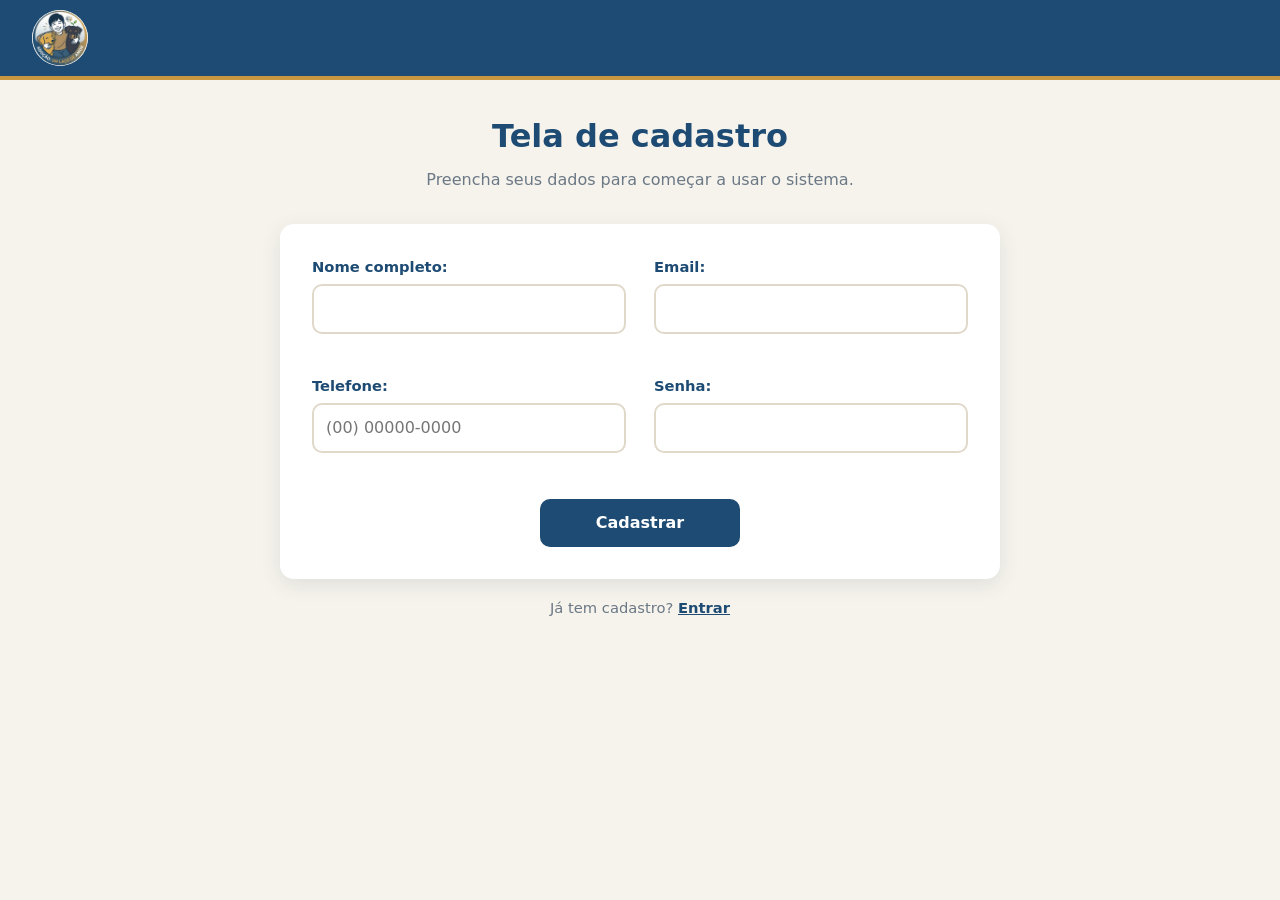
<file: src/main/resources/static/cadastro.html>
<!DOCTYPE html>
<html lang="pt-BR">
<head>
  <meta charset="UTF-8">
  <meta name="viewport" content="width=device-width, initial-scale=1">
  <title>Cadastro · Sistema de Adoção</title>
  <link rel="icon" href="img/logo.png">
  <link rel="stylesheet" href="css/global.css">
  <link rel="stylesheet" href="css/forms.css">
</head>
<body class="pagina-cadastro">
  <header class="cabecalho">
    <img class="logo" src="img/logo.png" alt="Logo Adoção: um laço de amor">
  </header>

  <main>
    <h1 id="titulo">Tela de cadastro</h1>
    <p class="subtitulo">Preencha seus dados para começar a usar o sistema.</p>

    <form class="form-caixa largo" id="form-cadastro" novalidate>
      <div class="grade">
        <div class="campo">
          <label for="nome">Nome completo:</label>
          <input id="nome" name="nome" autocomplete="name">
          <span class="msg-erro"></span>
        </div>

        <div class="campo">
          <label for="email">Email:</label>
          <input id="email" name="email" type="email" autocomplete="email">
          <span class="msg-erro"></span>
        </div>

        <div class="campo">
          <label for="telefone">Telefone:</label>
          <input id="telefone" name="telefone" type="tel" placeholder="(00) 00000-0000" autocomplete="tel">
          <span class="msg-erro"></span>
        </div>

        <div class="campo">
          <label for="senha">Senha:</label>
          <input id="senha" name="senha" type="password" autocomplete="new-password">
          <span class="msg-erro"></span>
        </div>
      </div>

      <div class="acao-form">
        <button class="btn btn-primario" type="submit">Cadastrar</button>
      </div>
    </form>

    <form class="form-caixa estreito form-coluna oculto" id="form-login" novalidate>
      <div class="campo">
        <label for="login-email">Email:</label>
        <input id="login-email" name="email" type="email" autocomplete="email">
        <span class="msg-erro"></span>
      </div>

      <div class="campo">
        <label for="login-senha">Senha:</label>
        <input id="login-senha" name="senha" type="password" autocomplete="current-password">
        <span class="msg-erro"></span>
      </div>

      <div class="acao-form">
        <button class="btn btn-primario" type="submit">Entrar</button>
      </div>
    </form>

    <p class="troca" id="troca-cadastro">
      Já tem cadastro? <button type="button" id="ir-login">Entrar</button>
    </p>

    <p class="troca oculto" id="troca-login">
      Ainda não tem cadastro? <button type="button" id="ir-cadastro">Cadastrar</button>
    </p>
  </main>

  <script src="js/storage.js"></script>
  <script src="js/ui.js"></script>
  <script src="js/cadastro.js"></script>
</body>
</html>
</file>
<file: src/main/resources/static/css/global.css>
:root {
  --azul: #1d4b73;
  --azul-escuro: #143653;
  --dourado: #c8963e;
  --dourado-claro: #f3e3c0;
  --fundo: #f6f3ec;
  --card: #ffffff;
  --texto: #22303c;
  --suave: #6b7885;
  --borda: #e0d9c9;
  --erro: #b3342f;
  --ok: #2f7d4f;
  --raio: 14px;
  --sombra: 0 6px 20px rgba(20, 54, 83, 0.1);
}

* {
  box-sizing: border-box;
}

html,
body {
  margin: 0;
}

body {
  font-family: "Trebuchet MS", "Segoe UI", system-ui, sans-serif;
  background: var(--fundo);
  color: var(--texto);
  min-height: 100vh;
  display: flex;
  flex-direction: column;
  line-height: 1.5;
}

.cabecalho {
  display: flex;
  align-items: center;
  gap: 16px;
  padding: 10px 32px;
  background: var(--azul);
  border-bottom: 4px solid var(--dourado);
}

.cabecalho .logo {
  width: 56px;
  height: 56px;
  border-radius: 50%;
  background: #fff;
  display: block;
}

.cabecalho .espaco {
  flex: 1;
}

.btn {
  font: inherit;
  font-weight: 700;
  cursor: pointer;
  border-radius: 10px;
  padding: 10px 20px;
  border: 2px solid transparent;
  transition: transform 0.12s, background 0.15s, opacity 0.15s;
}

.btn:active:not(:disabled) {
  transform: scale(0.97);
}

.btn:focus-visible,
input:focus-visible,
.linha:focus-visible {
  outline: 3px solid var(--dourado);
  outline-offset: 2px;
}

.btn:disabled {
  opacity: 0.45;
  cursor: not-allowed;
}

.btn-nav {
  background: transparent;
  color: #fff;
  border-color: rgba(255, 255, 255, 0.55);
}

.btn-nav:hover {
  background: rgba(255, 255, 255, 0.14);
}

.btn-primario {
  background: var(--azul);
  color: #fff;
}

.btn-primario:hover:not(:disabled) {
  background: var(--azul-escuro);
}

.btn-dourado {
  background: var(--dourado);
  color: #2b1d05;
}

.btn-dourado:hover:not(:disabled) {
  filter: brightness(1.06);
}

.btn-perigo {
  background: var(--erro);
  color: #fff;
}

.btn-perigo:hover:not(:disabled) {
  filter: brightness(1.1);
}

.btn-neutro {
  background: #fff;
  color: var(--azul);
  border-color: var(--borda);
}

.btn-neutro:hover {
  background: var(--fundo);
}

.btn-link {
  display: block;
  text-align: center;
  text-decoration: none;
}

main {
  flex: 1;
  width: 100%;
  max-width: 1000px;
  margin: 0 auto;
  padding: 40px 24px 56px;
}

h1 {
  color: var(--azul);
  text-align: center;
  margin: 0 0 8px;
  font-size: 2rem;
}

.subtitulo {
  text-align: center;
  color: var(--suave);
  max-width: 640px;
  margin: 0 auto 32px;
}

.oculto {
  display: none !important;
}

dialog.confirmacao {
  border: none;
  border-radius: var(--raio);
  padding: 28px;
  max-width: 400px;
  width: 90%;
  box-shadow: 0 20px 50px rgba(0, 0, 0, 0.3);
}

dialog.confirmacao::backdrop {
  background: rgba(20, 54, 83, 0.55);
}

dialog.confirmacao h2 {
  margin: 0 0 8px;
  color: var(--azul);
  font-size: 1.3rem;
}

dialog.confirmacao p {
  margin: 0 0 22px;
}

dialog.confirmacao .acoes {
  display: flex;
  gap: 12px;
  justify-content: flex-end;
}

@media (max-width: 600px) {
  .cabecalho {
    padding: 10px 14px;
    gap: 8px;
  }

  .btn {
    padding: 9px 14px;
  }

  h1 {
    font-size: 1.6rem;
  }
}
</file>
<file: src/main/resources/static/css/forms.css>
.form-caixa {
  background: var(--card);
  border-radius: var(--raio);
  box-shadow: var(--sombra);
  padding: 32px;
  margin: 0 auto;
}

.form-caixa.largo {
  max-width: 720px;
}

.form-caixa.estreito {
  max-width: 420px;
}

.form-coluna {
  display: flex;
  flex-direction: column;
  gap: 14px;
}

.grade {
  display: grid;
  grid-template-columns: 1fr 1fr;
  gap: 20px 28px;
}

.campo {
  display: flex;
  flex-direction: column;
  gap: 6px;
}

.campo label {
  font-weight: 700;
  font-size: 0.92rem;
  color: var(--azul);
}

.campo input {
  font: inherit;
  padding: 11px 12px;
  border: 2px solid var(--borda);
  border-radius: 10px;
  background: #fff;
  transition: border-color 0.15s;
}

.campo input:focus {
  border-color: var(--azul);
  outline: none;
}

.campo.invalido input {
  border-color: var(--erro);
}

.campo .msg-erro {
  color: var(--erro);
  font-size: 0.82rem;
  min-height: 1.1em;
}

.acao-form {
  display: flex;
  justify-content: center;
  margin-top: 26px;
}

.acao-form .btn {
  min-width: 200px;
}

.troca {
  text-align: center;
  margin-top: 18px;
  color: var(--suave);
  font-size: 0.92rem;
}

.troca button {
  background: none;
  border: none;
  color: var(--azul);
  font: inherit;
  font-weight: 700;
  cursor: pointer;
  text-decoration: underline;
  padding: 0;
}

.pagina-cadastro main {
  padding-top: 32px;
}

@media (max-width: 640px) {
  .grade {
    grid-template-columns: 1fr;
  }

  .form-caixa {
    padding: 22px;
  }
}
</file>
